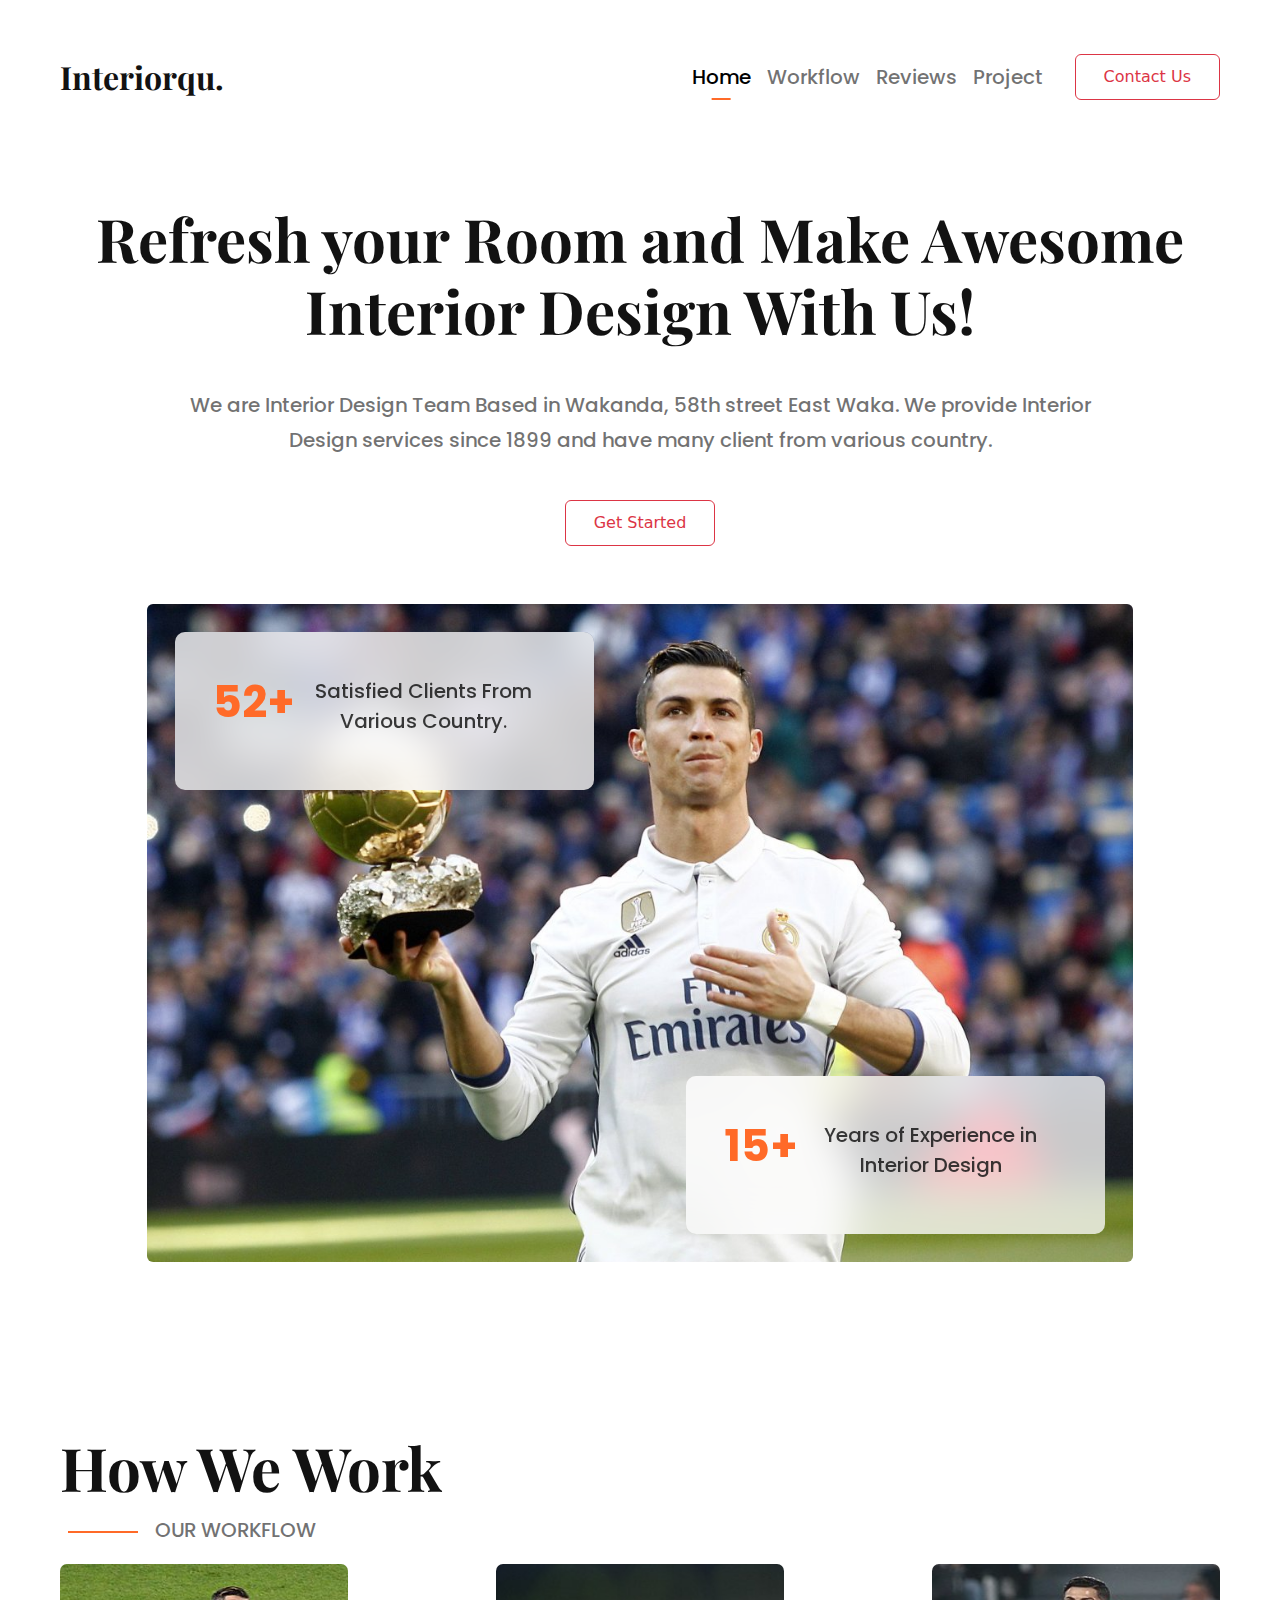
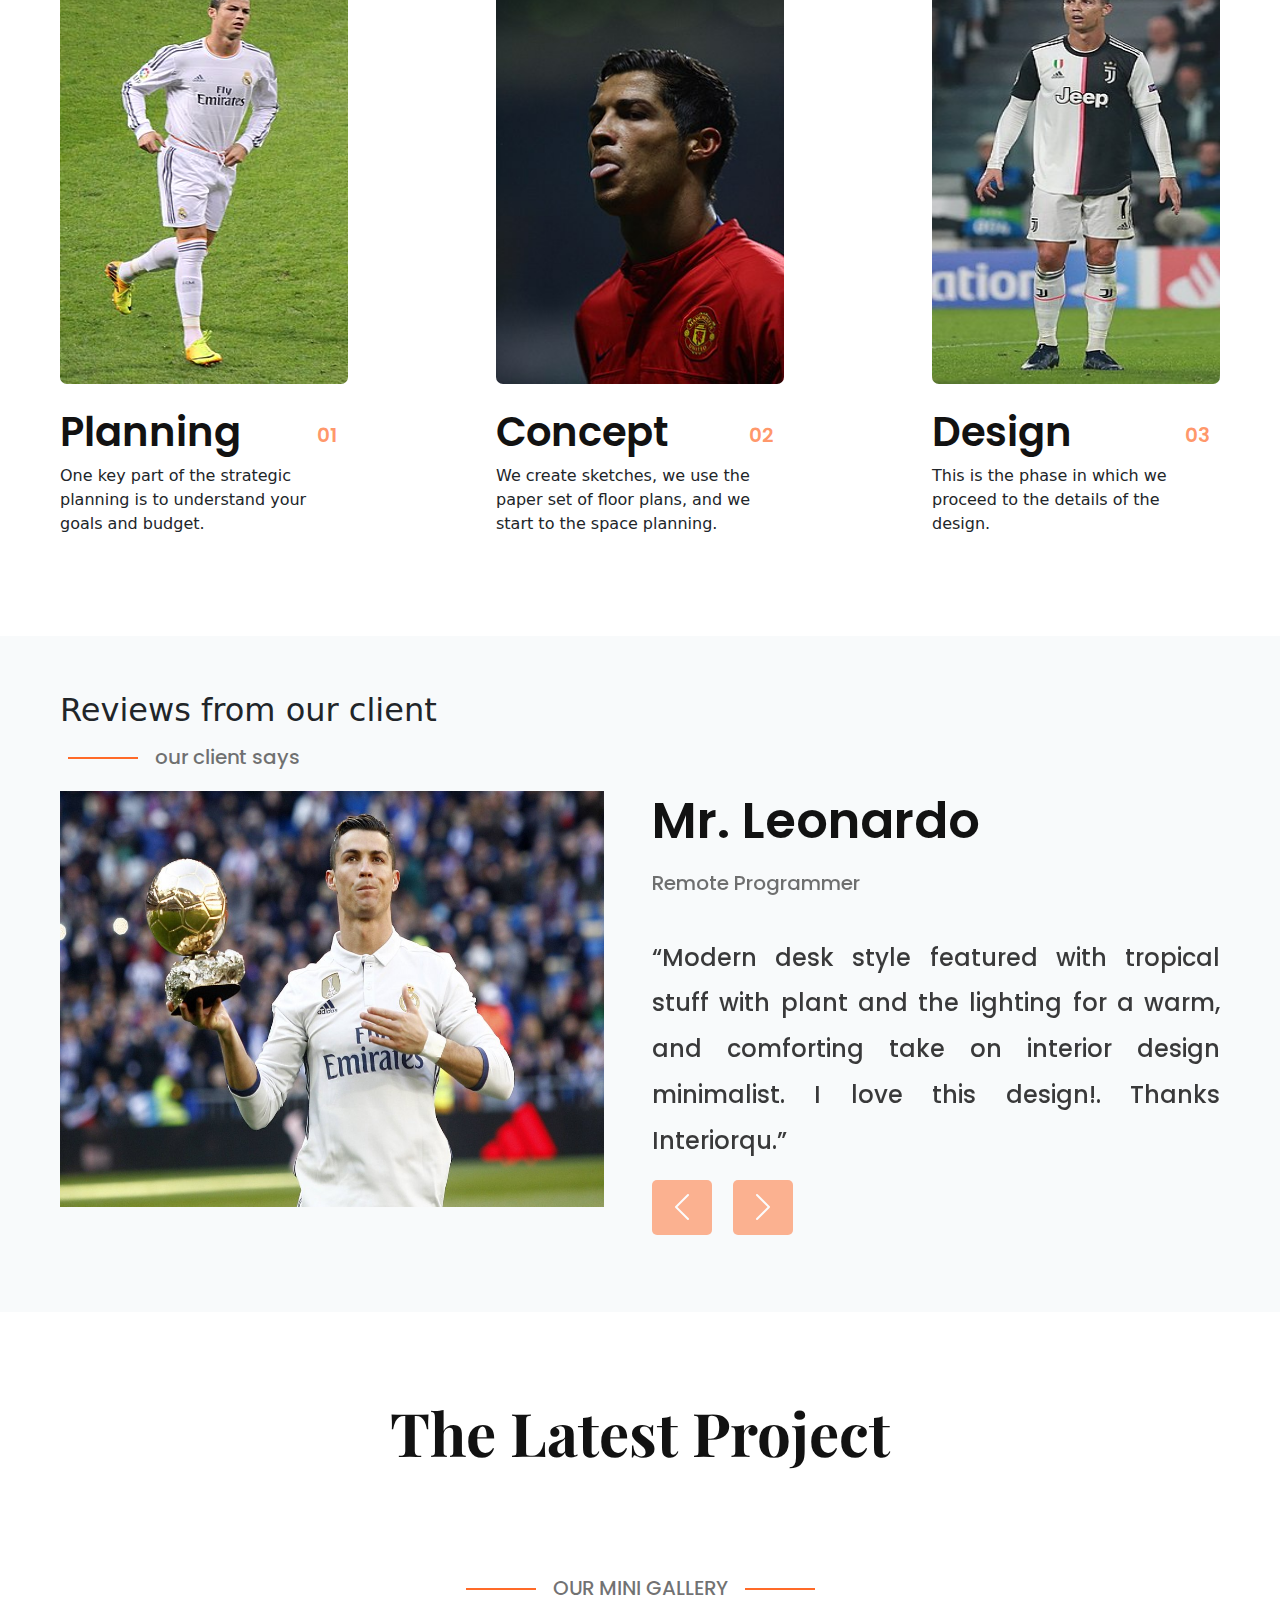
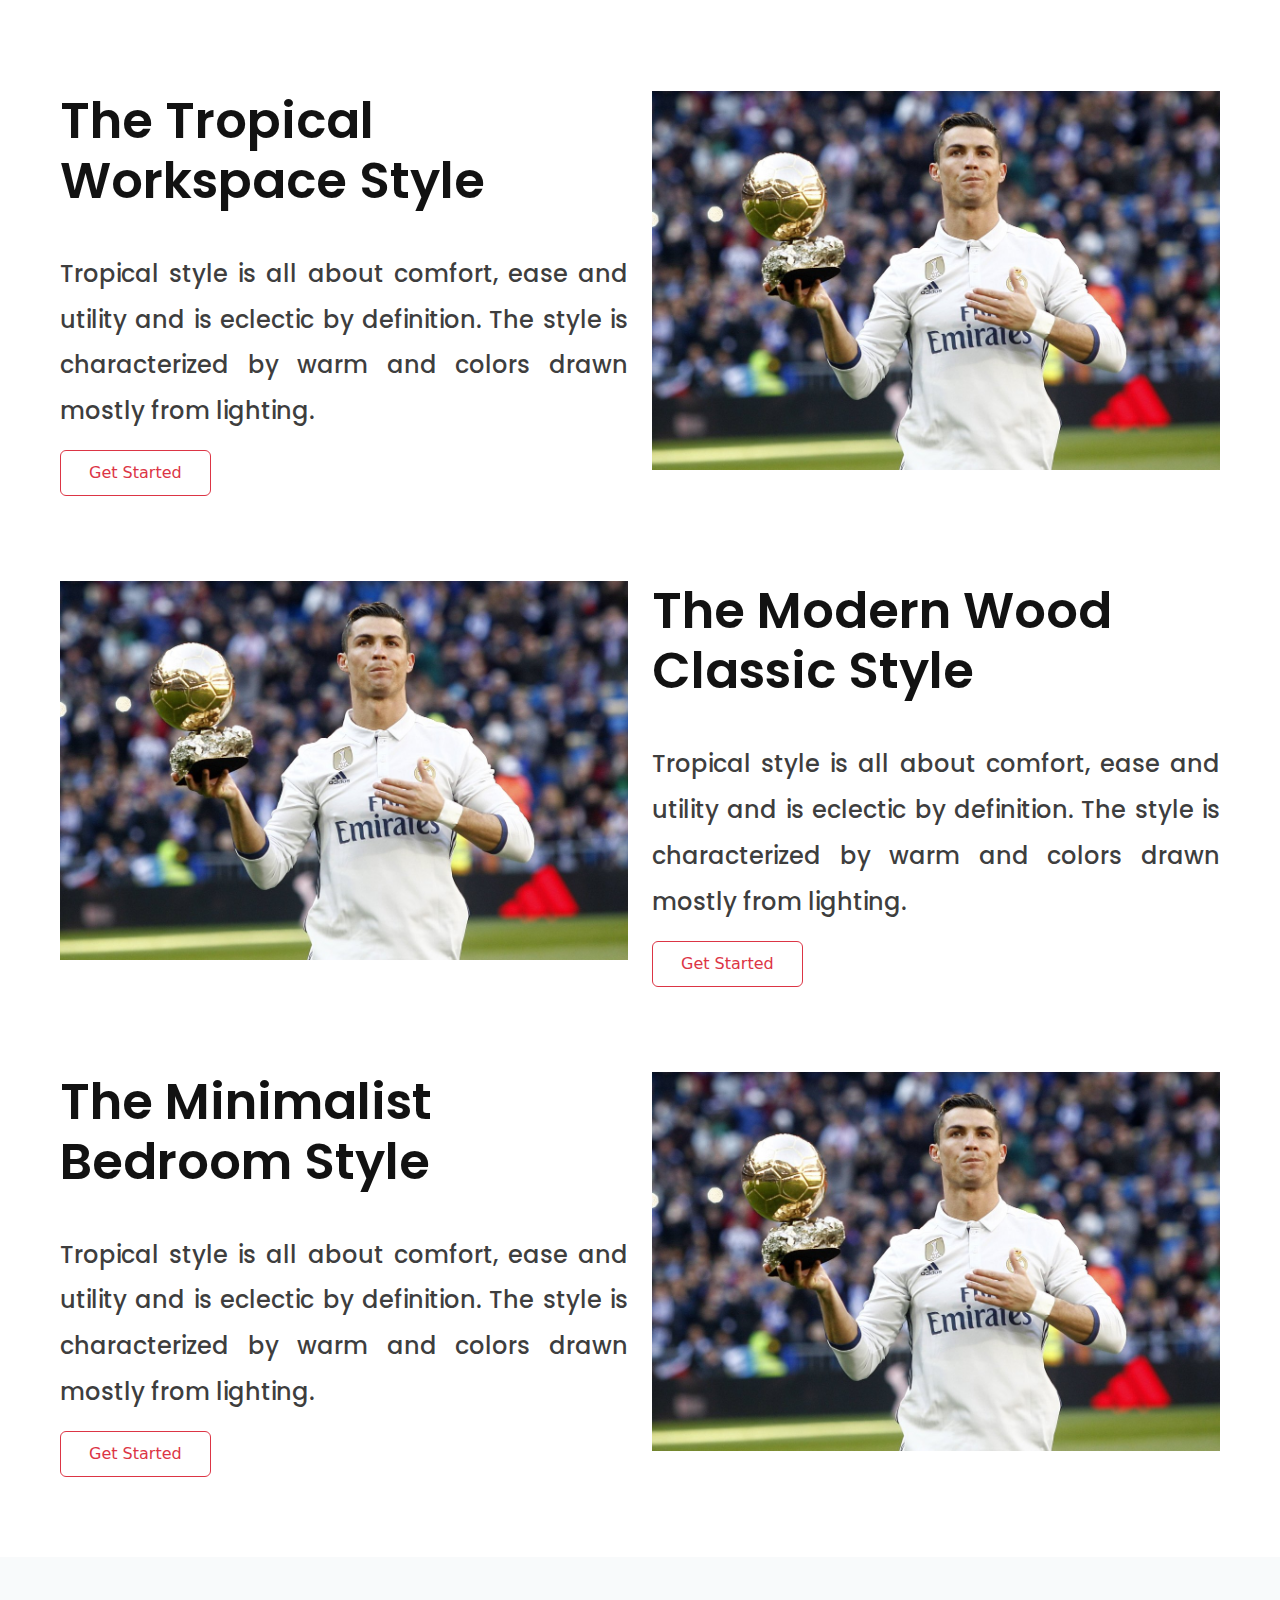
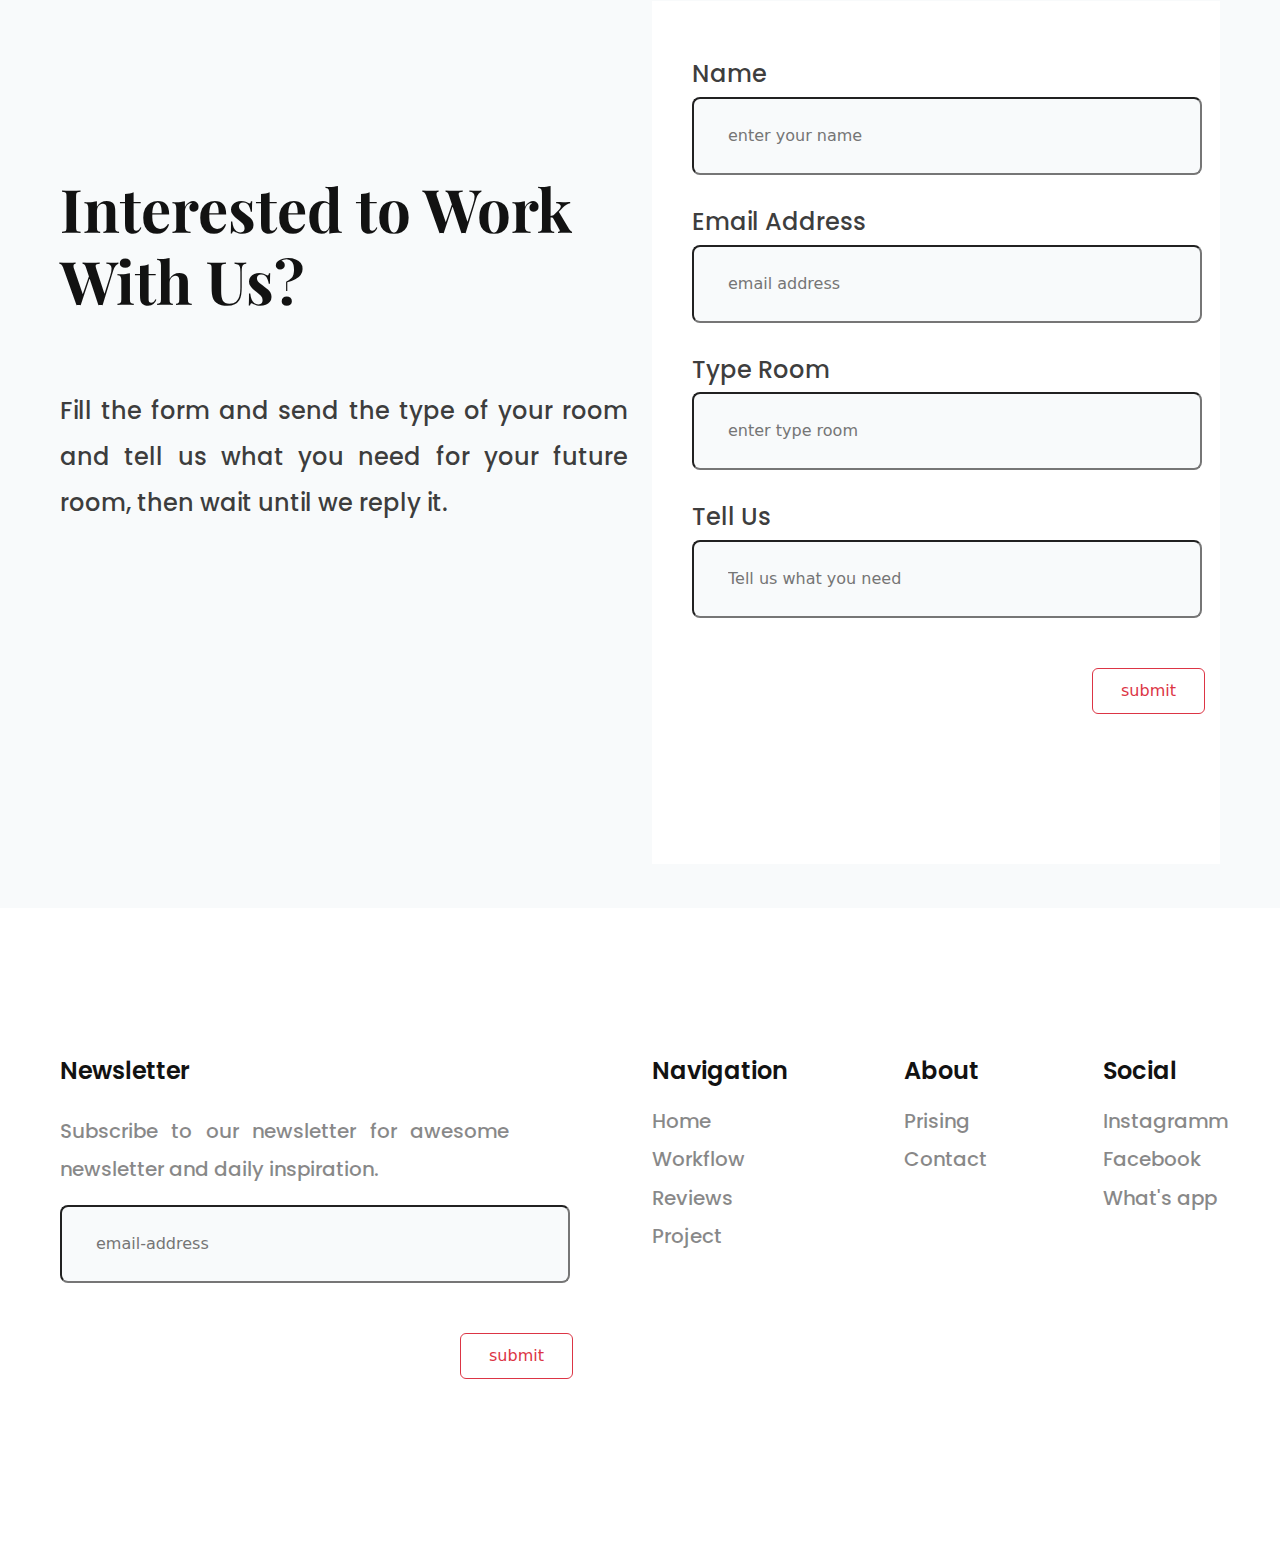
<file: index.html>
<!DOCTYPE html>
<html lang="en">

<head>
  <meta charset="UTF-8">
  <meta name="viewport" content="width=device-width, initial-scale=1.0">
  <link rel="stylesheet" href="./bootstrap/boootstrap.css">
  <link rel="stylesheet" href="./main.css">
  <title>bootstrap</title>
</head>
<!-- Colors -->

<!-- Danger-qizil -->
<!-- waring-sariq -->
<!-- Dark-qora -->
<!-- Light-oq -->
<!-- Success-yashil -->
<!-- Info-havorang -->
<!-- Primary-kok -->
<!-- Secondary-kulrang -->

<!-- Mobile first -->

<!-- 0 -- 575px == xs -->
<!-- 576px --767px == sm -->
<!-- 768px -- 991px == md -->
<!-- 992px -- 1199px == lg -->
<!-- 1200px -- 1399px == xl -->
<!-- 1400-yoki undan katta ==xxl -->

<body>
  <header class="page-header">
    <nav class="navbar navbar-expand-lg ">
      <div class="container">
        <a class="navbar-brand logo" href="#">Interiorqu.</a>
        <button class="navbar-toggler" type="button" data-bs-toggle="collapse" data-bs-target="#navbarSupportedContent"
          aria-controls="navbarSupportedContent" aria-expanded="false" aria-label="Toggle navigation">
          <span class="navbar-toggler-icon"></span>
        </button>
        <div class="collapse navbar-collapse" id="navbarSupportedContent">
          <ul class="navbar-nav ms-auto mb-2 mb-lg-0">
            <li class="nav-item">
              <a class="nav-link active" aria-current="page" href="#">Home</a>
            </li>
            <li class="nav-item">
              <a class="nav-link" href="#">Workflow</a>
            </li>
            <li class="nav-item">
              <a class="nav-link" href="#">Reviews</a>
            </li>
            <li class="nav-item">
              <a class="nav-link" href="#">Project</a>
            </li>
            <button class="btn btn-outline-danger ms-4 contact-btn text-capitalize">contact us </button>

          </ul>
        </div>
      </div>
    </nav>

  </header>

  <main>
    <section class="banner">
      <div class="container">
        <div class="banner-info">
          <h1 class="banner-info_title text-center mt-5">Refresh your Room and Make Awesome Interior Design With Us!
          </h1>

          <p class="banner-info_text text-center mx-auto">We are Interior Design Team Based in Wakanda, 58th street East
            Waka. We provide Interior Design services since 1899 and have many client from various country.</p>

          <button class="btn btn-outline-danger contact-btn d-block mx-auto">Get Started</button>

          <div class="banner-img">
            <div class="banner-elements">
              <div class="banner-img-div"> <img src="./images/banner.jpg" class="banner-img_img"
                  alt="Ronaldowith ballon dor">
              </div>

              <div class="banner-img_card-1">
                <h1 class="banner-img_num">52+</h1>
                <p class="banner-img_text">Satisfied Clients
                  From Various Country.</p>
              </div>
              <div class="banner-img_card-2">
                <h1 class="banner-img_num">15+</h1>
                <p class="banner-img_text">Years of Experience in
                  Interior Design</p>
              </div>
            </div>

          </div>

        </div>
      </div>
    </section>

    <section class="service-info">
    <div class="container">
      <h1 class="service-info_title">How We Work</h1>
        <p class="subtitle text-uppercase">OUR WORKFLOW</p>
      <div class="service-cards">
        <div class="card" style="width: 18rem;">
          <img src="./images/Real_Madrid_vs._Atlético_Madrid_28_September_2013_a_(cropped2).JPG" width="338" height="420"  class=card-img-top alt="...">
          <div class="card-body">
           <div class="card-body-title">
            <h5 class="card-title my-card_title">Planning</h5>
            <p class="card-body_num"> 01</p>
           </div>
            
            <p class="card-text">One key part of the strategic planning is to understand your goals and budget.</p>
          
          </div>
        </div>

        <div class="card" style="width: 18rem;">
          <img src="./images/285px-Cristiano_Ronaldo_of_Manchester_United,_November_5,_2008.jpg" width="338" height="420" class="card-img-top" alt="...">
          <div class="card-body">
            <div class="card-body-title">
              <h5 class="card-title my-card_title">Concept</h5>
              <p class="card-body_num">02</p>
            </div>
            <p class="card-text">We create sketches, we use the paper set of floor plans, and we start to the space planning.</p>
            
          </div>
        </div>

        <div class="card" style="width: 18rem;">
          <img src="./images/Cristiano-ronaldo-juventus-2019_(cropped).jpg" class="card-img-top" width="338" height="420" alt="...">
          <div class="card-body">
            <div class="card-body-title">
              <h5 class="card-title my-card_title">Design</h5>
              <p class="card-body_num">03</p>
            </div>
            <p class="card-text">This is the phase in which we proceed to the details of the design.</p>
           
          </div>
        </div>
      </div>
    </div>

    <div class="reviews">
      <div class="container">
        <h2 class="title">
          Reviews from our client
        </h2>
        <p class="subtitle">our client says</p>

        <div class="row">
          <div class="col-6"><img src="./images/banner.jpg" width="544" height="416" alt=""></div>
          <div class="col-6">
            <div id="carouselExample" class="carousel slide">
              <div class="carousel-inner">
                <div class="carousel-item active">
                  <h3 class="carousel-item_title">Mr. Leonardo</h3>

                  <span class="carousel-item_jobtitle">Remote Programmer</span>
                  <p class="carousel-item_text">“Modern desk style featured with tropical stuff with plant and the lighting for a warm, and comforting take on interior design minimalist.
                    I love this design!. Thanks Interiorqu.” </p>
                </div>
                <div class="carousel-item">
                  <h3 class="carousel-item_title">Mr. Leonardo</h3>

                  <span class="carousel-item_jobtitle">Remote Programmer</span>
                  <p class="carousel-item_text">“Modern desk style featured with tropical stuff with plant and the lighting for a warm, and comforting take on interior design minimalist.
                    I love this design!. Thanks Interiorqu.” </p>
                </div>
                <div class="carousel-item">
                  <h3 class="carousel-item_title">Mr. Leonardo</h3>

                  <span class="carousel-item_jobtitle" >Remote Programmer</span>
                  <p class="carousel-item_text">“Modern desk style featured with tropical stuff with plant and the lighting for a warm, and comforting take on interior design minimalist.
                    I love this design!. Thanks Interiorqu.” </p>
                </div>
              </div>
            <div class="carousel-btns">
              <button class="carousel-control-prev" type="button" data-bs-target="#carouselExample" data-bs-slide="prev">
                <span class="carousel-control-prev-icon" aria-hidden="true"></span>
                <span class="visually-hidden">Previous</span>
              </button>
              <button class="carousel-control-next" type="button" data-bs-target="#carouselExample" data-bs-slide="next">
                <span class="carousel-control-next-icon" aria-hidden="true"></span>
                <span class="visually-hidden">Next</span>
              </button>
            </div>
            </div>
          </div>
        </div>
      </div>
    </div>
    </section>
    <section class="project">
      <div class="container">
       <div class="project-content">
        <h3 class="project-title">The Latest Project</h3>
        <span class="project-subtitle">OUR MINI GALLERY</span>
       <div class="row ">
        <div class="col-6 project-col">
          <h3 class="project-items_title">
            The Tropical Workspace Style
          </h3>
          <p class="project-items_text">Tropical style is all about comfort, ease and utility and is eclectic by definition. The style is characterized by warm and colors drawn mostly from lighting.</p>
          <button class="btn btn-outline-danger contact-btn  mx-auto">Get Started</button>

        </div>
        <div class="col-6"><img src="./images/banner.jpg" class="project-img-1 img-fluid"  alt=""></div>
       </div>
       <div class="row project-row">
        <div class="col-6 project-col">
          <h3 class="project-items_title">
            The Modern Wood 
            Classic Style
          </h3>
          <p class="project-items_text">Tropical style is all about comfort, ease and utility and is eclectic by definition. The style is characterized by warm and colors drawn mostly from lighting.</p>
          <button class="btn btn-outline-danger contact-btn  mx-auto">Get Started</button>

        </div>
        <div class="col-6"><img src="./images/banner.jpg"  class="project-img-2 img-fluid "  alt=""></div>
        
       </div>
       <div class="row">
        <div class="col-6 project-col">
          <h3 class="project-items_title">
            The Minimalist 
            Bedroom Style
          </h3>
          <p class="project-items_text">Tropical style is all about comfort, ease and utility and is eclectic by definition. The style is characterized by warm and colors drawn mostly from lighting.</p>
          <button class="btn btn-outline-danger contact-btn  mx-auto">Get Started</button>

        </div>
        <div class="col-6"><img src="./images/banner.jpg" class="project-img-3 img-fluid" alt=""></div>
       </div>
      </div>
    </div>


    </section>

    <section class="contact">
      <div class="container">
        <div class="row">
          <div class="col-6">
            <h3 class="contact-title">Interested to Work With Us?</h3>
            <p class="contact-text">Fill the form and send the type of your room and tell us what you need for your future room, then wait until we reply it.</p>
          </div>
          <div class="col-6 ">
           <div class="contact-info">
            <form action="" class="contact-form">
              <label for="name" class="label-info">name</label><br>
              <input type="name" placeholder="enter your name" required class="contact-desc">
              <br>
              <br>
              <label for="email" class="label-info">email address</label><br>
              <input type="email" placeholder="email address" required class="contact-desc">
              <br>
              <br>
              <label for="type room" class="label-info">type room</label><br>
              <input type="text" placeholder="enter type room" class="contact-desc" required>
              <br>
              <br>
              <label for="tell" class="label-info">tell us</label><br>
              <input type="tel" placeholder="Tell us what you need" class="contact-desc" required>
             </form>
             <button type="submit" class="btn btn-outline-danger contact-btn label-btn">submit</button>

           </div>
          </div>
        </div>


      </div>
    </section>


  </main>


  <footer class="page-footer">
    <div class="container">
      <div class="row">
        <div class="col-6">
          <h3 class="footer-title">Newsletter</h3>
          <p class="footer-text">Subscribe to our newsletter for awesome newsletter and daily inspiration.</p>
          <input type="email"  class="contact-desc" placeholder="email-address" required>
          <button type="submit" class="btn btn-outline-danger contact-btn label-btn footer-btn">submit</button>

        </div>
        <div class="col-6">
          <div class="footer-navigation">
           <div class="footer-content">
            <h3 class="footer-title">Navigation</h3>
            <nav class="footer-nav">
              <a href="#!" class="footer-nav_link">Home</a>
              <a href="#!" class="footer-nav_link">Workflow</a>
              <a href="#!" class="footer-nav_link">Reviews</a>
              <a href="#!" class="footer-nav_link">Project</a>
            </nav>
           </div>
           <div class="footer-contect">
            <h3 class="footer-title">About</h3>
            <nav class="footer-nav">
              <a href="#!" class="footer-nav_link">Prising</a>
              <a href="#!" class="footer-nav_link">Contact</a>
            </nav>
           </div>
           <div class="footer-contect">
            <h3 class="footer-title">Social</h3>
            <nav class="footer-nav">
              <a href="#!" class="footer-nav_link">Instagramm</a>
              <a href="#!" class="footer-nav_link">Facebook</a>
              <a href="#!" class="footer-nav_link">What's app</a>
            </nav>
           </div>
          </div>
        </div>
      </div>
    </div>

  </footer>








  <script src="https://cdn.jsdelivr.net/npm/bootstrap@5.3.2/dist/js/bootstrap.bundle.min.js"
    integrity="sha384-C6RzsynM9kWDrMNeT87bh95OGNyZPhcTNXj1NW7RuBCsyN/o0jlpcV8Qyq46cDfL"
    crossorigin="anonymous"></script>
</body>

</html>
</file>
<file: main.css>
@import url("https://fonts.googleapis.com/css2?family=Playfair+Display:wght@700&family=Poppins:wght@400;500;600;700&display=swap");

* {
    margin: 0;
    padding: 0;
    box-sizing: border-box;
    text-decoration: none;
    list-style: none;
}

.page-header {
    padding-block: 40px;
}

.container {
    max-width: 1200px;
    margin: 0 auto;
    width: 100%;
    padding: 0 20px;
}

.logo {
    color: #121212;
    font-family: Playfair Display;
    font-size: 32px;
    font-weight: 700;

}

.nav-link {
    color: rgba(18, 18, 18, 0.60);
    font-family: Poppins;
    font-size: 20px;
    font-weight: 500;
    position: relative;

}

.nav-link::after {
    content: "";
    width: 0;
    height: 2px;
    background-color: #ff6a28;
    position: absolute;
    bottom: 0;
    left: 50%;
    transform: translateX(-50%);
    transition: 0.4s;
}

.nav-link:hover::after,
.nav-link.active:after {
    width: 25%;
}

.contact-btn {
    padding: 10px 28px;
}

.banner-info_title {
    color: #121212;
    font-family: Playfair Display;
    font-size: 60px;
    font-weight: 700;
}

.banner-info_text {
    color: rgba(18, 18, 18, 0.60);
    font-family: Poppins;
    font-size: 20px;
    font-weight: 500;
    line-height: 175%;
    margin-block: 42px;
    width: 956px;



}

.banner-img {
    padding: 58px 87px;

}

.banner-img_img {
    width: 1170px;
    width: 100%;
    height: 100%;
    border-radius: 6px;
    overflow: hidden;



}

.banner-elements {
    position: relative;


}

.banner-img_card-1 {
    position: absolute;
    left: 28px;
    top: 28px;
    border-radius: 10px;
    background: rgba(255, 255, 255, 0.76);
    backdrop-filter: blur(20px);
    display: flex;
    width: 419px;
    column-gap: 16px;
    padding: 44px 58px 38px 38px;
}

.banner-img_card-2 {
    position: absolute;
    right: 28px;
    bottom: 28px;
    border-radius: 10px;
    background: rgba(255, 255, 255, 0.76);
    backdrop-filter: blur(20px);
    display: flex;
    width: 419px;
    column-gap: 16px;
    padding: 44px 58px 38px 38px;

}

.banner-img_text {
    color: rgba(18, 18, 18, 0.83);
    font-family: Poppins;
    font-size: 20px;
    font-style: normal;
    font-weight: 500;
    line-height: normal;
    text-align: center;
}

.banner-img_num {
    color: #FF6A28;
    font-family: Poppins;
    font-size: 44px;
    font-weight: 700;


}

.service-info_title {
    color: #121212;
    font-family: Playfair Display;
    font-size: 60px;
    font-weight: 700;
    margin-top: 111px;
    position: relative;
}

.service-cards {
    display: flex;
    justify-content: space-between;
    flex-wrap: wrap;
}


.service-info_title::before{
    width: 100%;
    height: 2px;
    background-color: #FF6A28;
    align-self: center;
    position: absolute;

}
.service-info_title::after{
    content: "";
    width: 69px;
    height: 0;
    background-color: #FF6A28;
    position: absolute;
    left: 0;
    top: 50%;

}

.my-card_title{
    color: #121212;
font-family: Poppins;
font-size: 40px;
font-weight: 600;
}
.subtitle {
    color: rgba(18, 18, 18, 0.60);
    font-family: Poppins;
    font-size: 20px;
    font-weight: 500;
    line-height: 175%;
    margin-left: 95px;
    margin-top: 10px;
    position: relative;

    
    
}
.subtitle::before{
    content: "";
    width: 70px;
    height: 2px;
    background-color: #ff6a28;
    position: absolute;
    top: 50%;
    left: -87px;

    
}

.card{
    border: none ;
    row-gap: 24px;
}
.card-img-top{
    border-radius: 7px !important;
}
.card-body{
    display: flex !important;
    flex-direction: column !important;
    align-items: start !important;
    padding: 0 !important;
}
.card-body-title{
    display: flex !important;
    justify-content: space-between !important;
    width: 100%;
    
}
.card-body_num{
    color: rgba(255, 106, 40, 0.70);
margin: 10px;
font-family: Poppins;
font-size: 20px;
font-weight: 600;
line-height: 175%; 
}
.carousel-btns{
    position: relative;
    width: 141px;
    height: 55px;


}

.carousel-control-prev,
.carousel-control-next{
    background-color: #ff6a28 !important;
    bottom: 0;
    width: 60px;
    height: 55px;
    border-radius: 5px;


    
}
.reviews{
    padding: 55px 0 77px;
    background-color: #f8fafb;
    margin-top: 100px;

}

.carousel-item_title{
    color: #121212;
font-family: Poppins;
font-size: 50px;
font-weight: 600;
margin-bottom: 15px;
}
.carousel-item_jobtitle{
    color: rgba(18, 18, 18, 0.60);
font-family: Poppins;
font-size: 20px;
font-weight: 500;
line-height: 175%; 
margin-bottom: 34px;
display: block;
}
.carousel-item_text{
    color: rgba(18, 18, 18, 0.83);
text-align: justify;
font-family: Poppins;
font-size: 24px;
font-weight: 500;
line-height: 191%; 

}
.project-title{
    color: #121212;
text-align: center;
font-family: Playfair Display;
font-size: 60px;
font-weight: 700;
}

.project-subtitle{
    color: rgba(18, 18, 18, 0.60);
    font-family: Poppins;
    font-size: 20px;
    font-weight: 500;
    line-height: 175%;
    margin-top: 10px;
    position: relative;
    justify-content: center;
    text-align: center;
}
.project-subtitle::before{
    content: "";
    width: 70px;
    height: 2px;
    background-color: #ff6a28;
    position: absolute;
    top: 50%;
    left: -87px;
}

.project-subtitle::after{
    content: "";
    width: 70px;
    height: 2px;
    background-color: #ff6a28;
    position: absolute;
    top: 50%;
    right: -87px;
}
.project-content{
    display: flex;
    align-items: center;
    flex-direction: column;
    margin-top: 84px;
    row-gap: 85px;
}
.project-items_title{
    color: #121212;
font-family: Poppins;
font-size: 50px;
font-weight: 600;
margin-bottom: 40px;
}
.project-items_text{
    color: rgba(18, 18, 18, 0.83);
text-align: justify;
font-family: Poppins;
font-size: 24px;
font-weight: 500;
line-height: 191%; 
}

.project-row{
 display: flex;
 flex-direction: row-reverse;    
}
.contact{
    margin-top: 80px;
    background-color: #F8FAFB;
}

.contact-title{
    color: #121212;
font-family: Playfair Display;
font-size: 60px;
font-weight: 700;
margin-top: 215px;

}
.contact-text{
    color: rgba(18, 18, 18, 0.83);
text-align: justify;
font-family: Poppins;
font-size: 24px;
font-weight: 500;
line-height: 191%; 
margin-top: 72px;

}

.contact-info{
    margin-block: 44px;
    padding:50px 40px ;
    background-color: #fff;

}
.label-info{
    color: rgba(18, 18, 18, 0.83);
text-align: justify;
font-family: Poppins;
font-size: 24px;
font-weight: 500;
line-height: 191%; 
text-transform: capitalize;

}
.contact-desc{
    border-radius: 8px;
background: var(--secondary, #F8FAFB);
padding-left:34px ;
padding-block: 25px;
width: 510px;

}
.label-btn{
    margin: 50px 0 100px 400px;
}

.page-footer{
    padding-top: 140px;
    padding-bottom: 80px;
}
.footer-title{
    color: #121212;
text-align: justify;
font-family: Poppins;
font-size: 24px;
font-weight: 600;
line-height: 191%; 
}

.footer-text{
    color: rgba(18, 18, 18, 0.50);
text-align: justify;
font-family: Poppins;
font-size: 20px;
font-weight: 500;
line-height: 191%; 
width: 449px;
margin-top: 18px;


}
.footer-nav_link{
    color: rgba(18, 18, 18, 0.50);
text-align: justify;
font-family: Poppins;
font-size: 20px;
font-weight: 500;
line-height: 191%; 
text-decoration: none;
}
.footer-nav{
    display: flex;
    flex-direction: column;
}
.footer-navigation{
    display: flex;
    column-gap: 116px;
}
</file>
